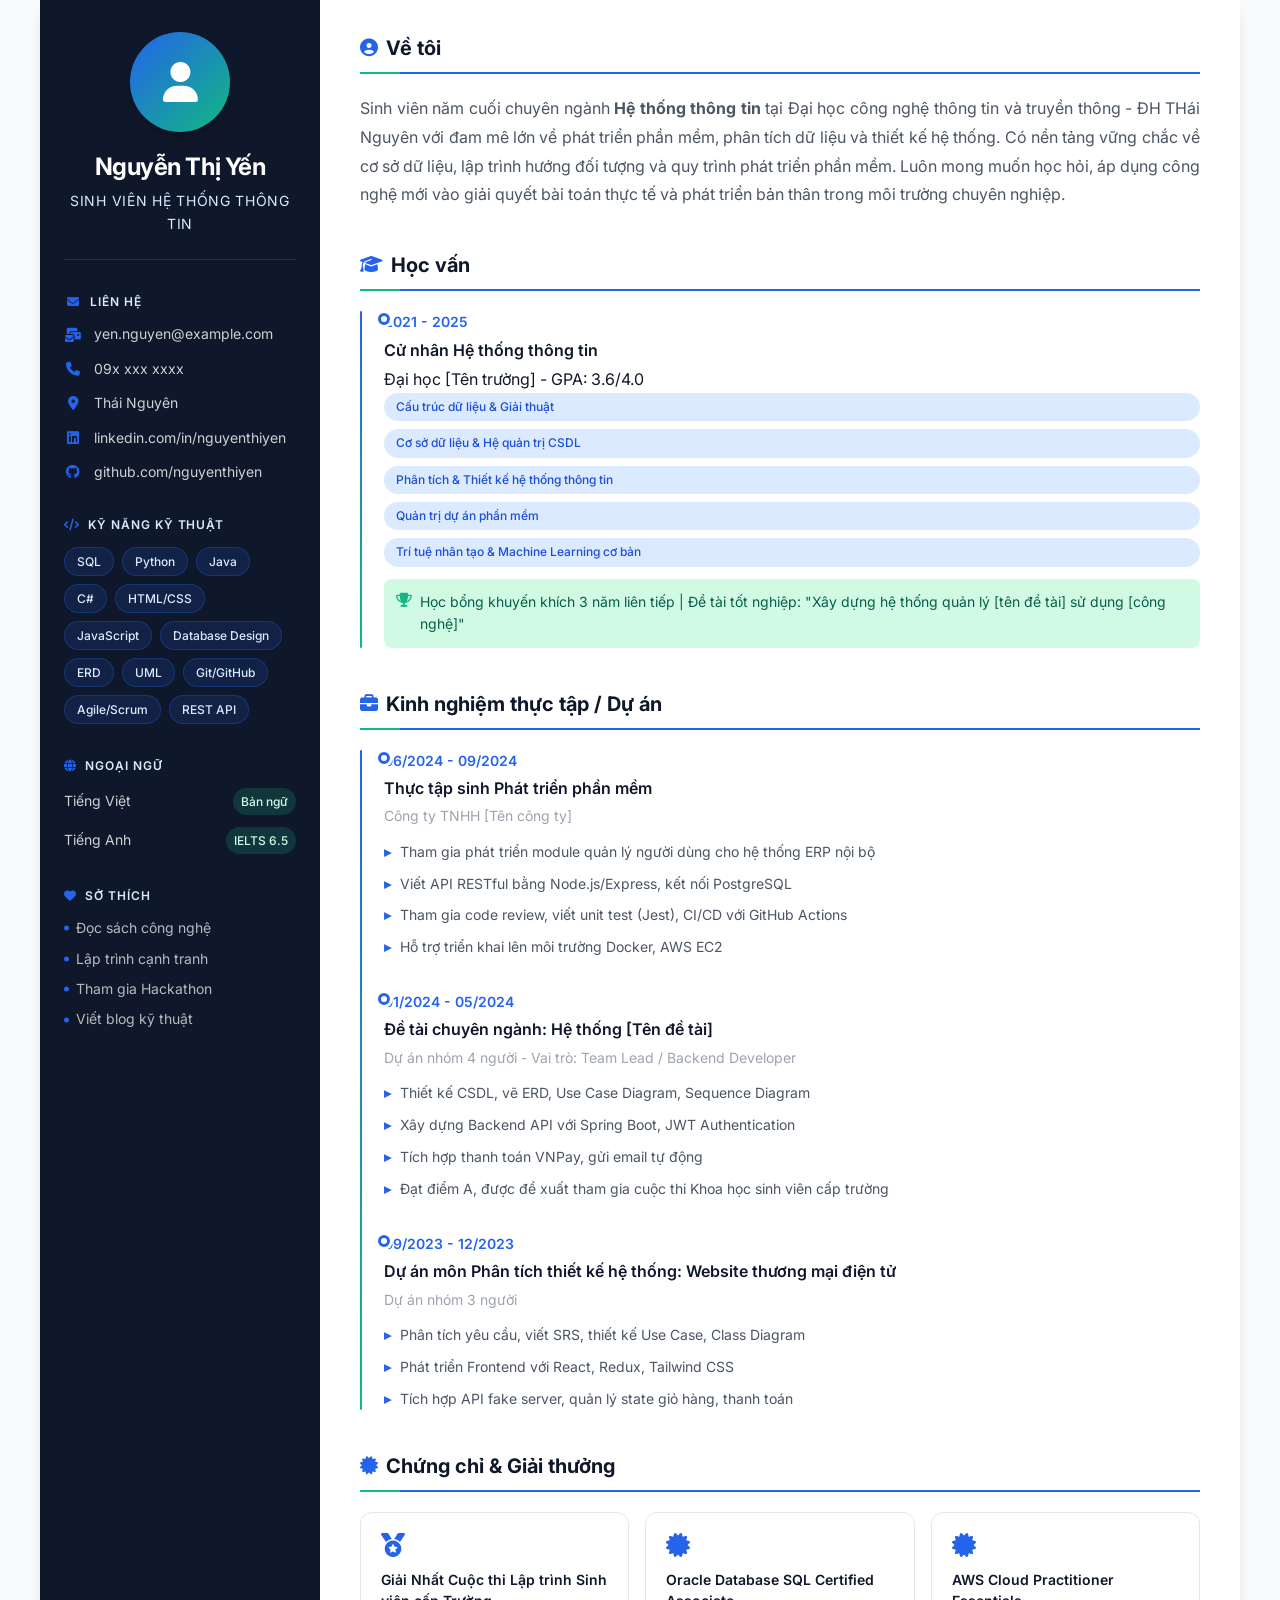
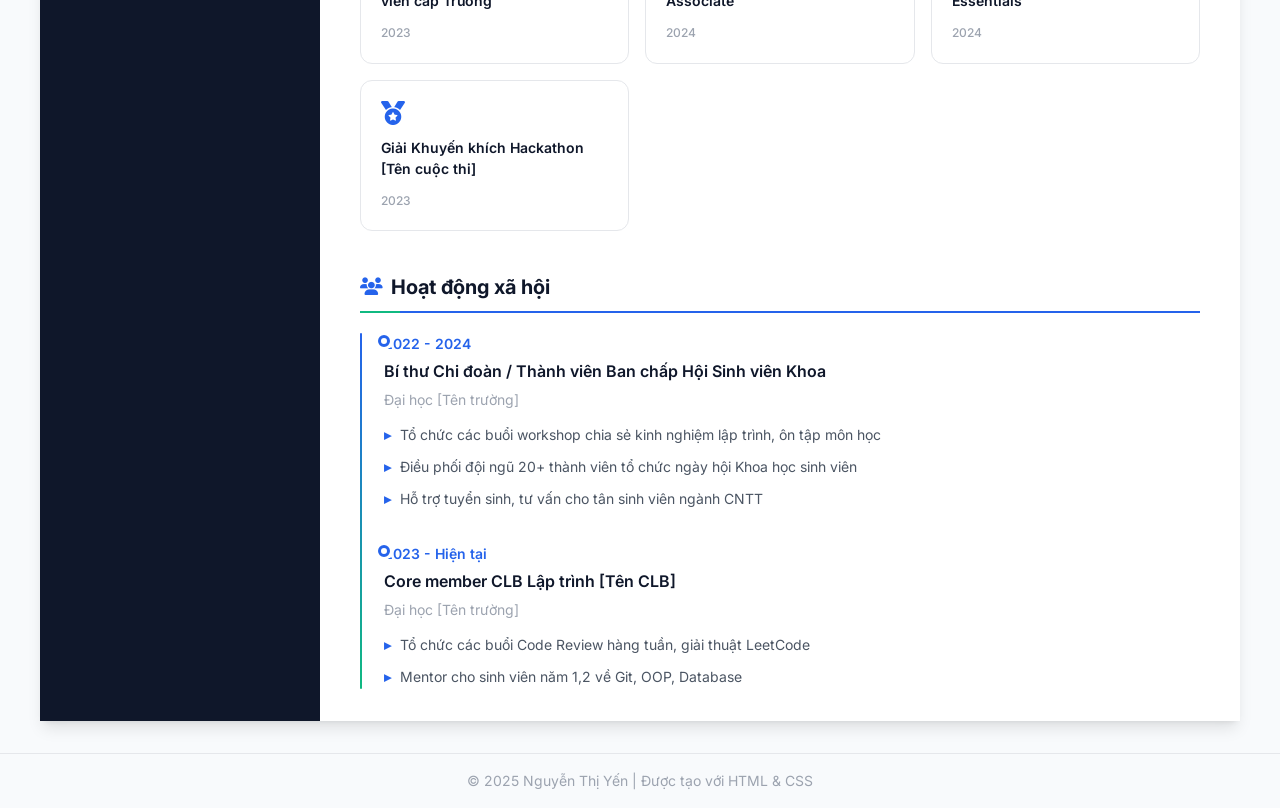
<file: index.html>
<!DOCTYPE html>
<html lang="vi">
<head>
    <meta charset="UTF-8">
    <meta name="viewport" content="width=device-width, initial-scale=1.0">
    <meta name="description" content="CV Nguyễn Thị Yến - Chuyên ngành Hệ thống thông tin">
    <title>CV - Nguyễn Thị Yến</title>
    <link rel="stylesheet" href="style.css">
    <link rel="preconnect" href="https://fonts.googleapis.com">
    <link rel="preconnect" href="https://fonts.gstatic.com" crossorigin>
    <link href="https://fonts.googleapis.com/css2?family=Inter:wght@300;400;500;600;700&display=swap" rel="stylesheet">
    <link rel="stylesheet" href="https://cdnjs.cloudflare.com/ajax/libs/font-awesome/6.4.0/css/all.min.css">
</head>
<body>
    <div class="cv-container">
        <!-- Sidebar -->
        <aside class="sidebar">
            <div class="profile-section">
                <div class="avatar-placeholder">
                    <i class="fas fa-user"></i>
                </div>
                <h1 class="name">Nguyễn Thị Yến</h1>
                <p class="title">Sinh viên Hệ thống thông tin</p>
            </div>

            <div class="contact-info">
                <h3><i class="fas fa-envelope"></i> Liên hệ</h3>
                <ul>
                    <li><i class="fas fa-mail-bulk"></i> yen.nguyen@example.com</li>
                    <li><i class="fas fa-phone"></i> 09x xxx xxxx</li>
                    <li><i class="fas fa-map-marker-alt"></i> Thái Nguyên</li>
                    <li><i class="fab fa-linkedin"></i> linkedin.com/in/nguyenthiyen</li>
                    <li><i class="fab fa-github"></i> github.com/nguyenthiyen</li>
                </ul>
            </div>

            <div class="skills-section">
                <h3><i class="fas fa-code"></i> Kỹ năng kỹ thuật</h3>
                <div class="skills-grid">
                    <span class="skill-tag">SQL</span>
                    <span class="skill-tag">Python</span>
                    <span class="skill-tag">Java</span>
                    <span class="skill-tag">C#</span>
                    <span class="skill-tag">HTML/CSS</span>
                    <span class="skill-tag">JavaScript</span>
                    <span class="skill-tag">Database Design</span>
                    <span class="skill-tag">ERD</span>
                    <span class="skill-tag">UML</span>
                    <span class="skill-tag">Git/GitHub</span>
                    <span class="skill-tag">Agile/Scrum</span>
                    <span class="skill-tag">REST API</span>
                </div>
            </div>

            <div class="languages-section">
                <h3><i class="fas fa-globe"></i> Ngoại ngữ</h3>
                <ul>
                    <li>Tiếng Việt <span class="proficiency">Bản ngữ</span></li>
                    <li>Tiếng Anh <span class="proficiency">IELTS 6.5</span></li>
                </ul>
            </div>

            <div class="interests-section">
                <h3><i class="fas fa-heart"></i> Sở thích</h3>
                <ul>
                    <li>Đọc sách công nghệ</li>
                    <li>Lập trình cạnh tranh</li>
                    <li>Tham gia Hackathon</li>
                    <li>Viết blog kỹ thuật</li>
                </ul>
            </div>
        </aside>

        <!-- Main Content -->
        <main class="main-content">
            <!-- About Section -->
            <section class="section">
                <h2><i class="fas fa-user-circle"></i> Về tôi</h2>
                <p class="about-text">
                    Sinh viên năm cuối chuyên ngành <strong>Hệ thống thông tin</strong> tại Đại học công nghệ thông tin và truyền thông - ĐH THái Nguyên với đam mê lớn về phát triển phần mềm, phân tích dữ liệu và thiết kế hệ thống.
                    Có nền tảng vững chắc về cơ sở dữ liệu, lập trình hướng đối tượng và quy trình phát triển phần mềm.
                    Luôn mong muốn học hỏi, áp dụng công nghệ mới vào giải quyết bài toán thực tế và phát triển bản thân trong môi trường chuyên nghiệp.
                </p>
            </section>

            <!-- Education Section -->
            <section class="section">
                <h2><i class="fas fa-graduation-cap"></i> Học vấn</h2>
                <div class="timeline">
                    <div class="timeline-item">
                        <div class="timeline-date">2021 - 2025</div>
                        <div class="timeline-content">
                            <h3>Cử nhân Hệ thống thông tin</h3>
                            <p class="institution">Đại học [Tên trường] - GPA: 3.6/4.0</p>
                            <ul class="coursework">
                                <li>Cấu trúc dữ liệu & Giải thuật</li>
                                <li>Cơ sở dữ liệu & Hệ quản trị CSDL</li>
                                <li>Phân tích & Thiết kế hệ thống thông tin</li>
                                <li>Quản trị dự án phần mềm</li>
                                <li>Trí tuệ nhân tạo & Machine Learning cơ bản</li>
                            </ul>
                            <p class="achievement"><i class="fas fa-trophy"></i> Học bổng khuyến khích 3 năm liên tiếp | Đề tài tốt nghiệp: "Xây dựng hệ thống quản lý [tên đề tài] sử dụng [công nghệ]"</p>
                        </div>
                    </div>
                </div>
            </section>

            <!-- Experience Section -->
            <section class="section">
                <h2><i class="fas fa-briefcase"></i> Kinh nghiệm thực tập / Dự án</h2>
                <div class="timeline">
                    <div class="timeline-item">
                        <div class="timeline-date">06/2024 - 09/2024</div>
                        <div class="timeline-content">
                            <h3>Thực tập sinh Phát triển phần mềm</h3>
                            <p class="company">Công ty TNHH [Tên công ty]</p>
                            <ul>
                                <li>Tham gia phát triển module quản lý người dùng cho hệ thống ERP nội bộ</li>
                                <li>Viết API RESTful bằng Node.js/Express, kết nối PostgreSQL</li>
                                <li>Tham gia code review, viết unit test (Jest), CI/CD với GitHub Actions</li>
                                <li>Hỗ trợ triển khai lên môi trường Docker, AWS EC2</li>
                            </ul>
                        </div>
                    </div>

                    <div class="timeline-item">
                        <div class="timeline-date">01/2024 - 05/2024</div>
                        <div class="timeline-content">
                            <h3>Đề tài chuyên ngành: Hệ thống [Tên đề tài]</h3>
                            <p class="company">Dự án nhóm 4 người - Vai trò: Team Lead / Backend Developer</p>
                            <ul>
                                <li>Thiết kế CSDL, vẽ ERD, Use Case Diagram, Sequence Diagram</li>
                                <li>Xây dựng Backend API với Spring Boot, JWT Authentication</li>
                                <li>Tích hợp thanh toán VNPay, gửi email tự động</li>
                                <li>Đạt điểm A, được đề xuất tham gia cuộc thi Khoa học sinh viên cấp trường</li>
                            </ul>
                        </div>
                    </div>

                    <div class="timeline-item">
                        <div class="timeline-date">09/2023 - 12/2023</div>
                        <div class="timeline-content">
                            <h3>Dự án môn Phân tích thiết kế hệ thống: Website thương mại điện tử</h3>
                            <p class="company">Dự án nhóm 3 người</p>
                            <ul>
                                <li>Phân tích yêu cầu, viết SRS, thiết kế Use Case, Class Diagram</li>
                                <li>Phát triển Frontend với React, Redux, Tailwind CSS</li>
                                <li>Tích hợp API fake server, quản lý state giỏ hàng, thanh toán</li>
                            </ul>
                        </div>
                    </div>
                </div>
            </section>

            <!-- Certificates Section -->
            <section class="section">
                <h2><i class="fas fa-certificate"></i> Chứng chỉ & Giải thưởng</h2>
                <div class="certificates-grid">
                    <div class="cert-card">
                        <i class="fas fa-medal"></i>
                        <h4>Giải Nhất Cuộc thi Lập trình Sinh viên cấp Trường</h4>
                        <span class="cert-date">2023</span>
                    </div>
                    <div class="cert-card">
                        <i class="fas fa-certificate"></i>
                        <h4>Oracle Database SQL Certified Associate</h4>
                        <span class="cert-date">2024</span>
                    </div>
                    <div class="cert-card">
                        <i class="fas fa-certificate"></i>
                        <h4>AWS Cloud Practitioner Essentials</h4>
                        <span class="cert-date">2024</span>
                    </div>
                    <div class="cert-card">
                        <i class="fas fa-medal"></i>
                        <h4>Giải Khuyến khích Hackathon [Tên cuộc thi]</h4>
                        <span class="cert-date">2023</span>
                    </div>
                </div>
            </section>

            <!-- Activities Section -->
            <section class="section">
                <h2><i class="fas fa-users"></i> Hoạt động xã hội</h2>
                <div class="timeline">
                    <div class="timeline-item">
                        <div class="timeline-date">2022 - 2024</div>
                        <div class="timeline-content">
                            <h3>Bí thư Chi đoàn / Thành viên Ban chấp Hội Sinh viên Khoa</h3>
                            <p class="company">Đại học [Tên trường]</p>
                            <ul>
                                <li>Tổ chức các buổi workshop chia sẻ kinh nghiệm lập trình, ôn tập môn học</li>
                                <li>Điều phối đội ngũ 20+ thành viên tổ chức ngày hội Khoa học sinh viên</li>
                                <li>Hỗ trợ tuyển sinh, tư vấn cho tân sinh viên ngành CNTT</li>
                            </ul>
                        </div>
                    </div>
                    <div class="timeline-item">
                        <div class="timeline-date">2023 - Hiện tại</div>
                        <div class="timeline-content">
                            <h3>Core member CLB Lập trình [Tên CLB]</h3>
                            <p class="company">Đại học [Tên trường]</p>
                            <ul>
                                <li>Tổ chức các buổi Code Review hàng tuần, giải thuật LeetCode</li>
                                <li>Mentor cho sinh viên năm 1,2 về Git, OOP, Database</li>
                            </ul>
                        </div>
                    </div>
                </div>
            </section>
        </main>
    </div>

    <footer class="footer">
        <p>© 2025 Nguyễn Thị Yến | Được tạo với HTML & CSS</p>
    </footer>
</body>
</html>
</file>
<file: style.css>
/* ===================================
   CSS Variables & Reset
   =================================== */
:root {
    /* Colors */
    --primary: #2563eb;
    --primary-dark: #1d4ed8;
    --primary-light: #dbeafe;
    --secondary: #0f172a;
    --secondary-light: #1e293b;
    --accent: #10b981;
    --accent-light: #d1fae5;
    --text-primary: #111827;
    --text-secondary: #4b5563;
    --text-muted: #9ca3af;
    --bg-white: #ffffff;
    --bg-light: #f8fafc;
    --bg-sidebar: #0f172a;
    --border-color: #e5e7eb;
    --shadow-sm: 0 1px 2px 0 rgb(0 0 0 / 0.05);
    --shadow-md: 0 4px 6px -1px rgb(0 0 0 / 0.1), 0 2px 4px -2px rgb(0 0 0 / 0.1);
    --shadow-lg: 0 10px 15px -3px rgb(0 0 0 / 0.1), 0 4px 6px -4px rgb(0 0 0 / 0.1);

    /* Typography */
    --font-family: 'Inter', -apple-system, BlinkMacSystemFont, 'Segoe UI', Roboto, sans-serif;
    --font-size-xs: 0.75rem;
    --font-size-sm: 0.875rem;
    --font-size-base: 1rem;
    --font-size-lg: 1.125rem;
    --font-size-xl: 1.25rem;
    --font-size-2xl: 1.5rem;
    --font-size-3xl: 1.875rem;

    /* Spacing */
    --space-1: 0.25rem;
    --space-2: 0.5rem;
    --space-3: 0.75rem;
    --space-4: 1rem;
    --space-5: 1.25rem;
    --space-6: 1.5rem;
    --space-8: 2rem;
    --space-10: 2.5rem;
    --space-12: 3rem;

    /* Border Radius */
    --radius-sm: 0.375rem;
    --radius-md: 0.5rem;
    --radius-lg: 0.75rem;
    --radius-xl: 1rem;

    /* Transitions */
    --transition-fast: 150ms ease;
    --transition-base: 250ms ease;
}

*, *::before, *::after {
    box-sizing: border-box;
    margin: 0;
    padding: 0;
}

html {
    font-size: 16px;
    scroll-behavior: smooth;
}

body {
    font-family: var(--font-family);
    font-size: var(--font-size-base);
    line-height: 1.6;
    color: var(--text-primary);
    background-color: var(--bg-light);
    -webkit-font-smoothing: antialiased;
    -moz-osx-font-smoothing: grayscale;
}

/* ===================================
   Layout
   =================================== */
.cv-container {
    display: grid;
    grid-template-columns: 280px 1fr;
    min-height: 100vh;
    max-width: 1200px;
    margin: 0 auto;
    box-shadow: var(--shadow-lg);
    background: var(--bg-white);
}

/* ===================================
   Sidebar
   =================================== */
.sidebar {
    background: var(--bg-sidebar);
    color: var(--bg-white);
    padding: var(--space-8) var(--space-6);
    display: flex;
    flex-direction: column;
    gap: var(--space-8);
}

.profile-section {
    text-align: center;
    padding-bottom: var(--space-6);
    border-bottom: 1px solid rgba(255, 255, 255, 0.1);
}

.avatar-placeholder {
    width: 100px;
    height: 100px;
    border-radius: 50%;
    background: linear-gradient(135deg, var(--primary), var(--accent));
    display: flex;
    align-items: center;
    justify-content: center;
    margin: 0 auto var(--space-4);
    font-size: 2.5rem;
    color: white;
    box-shadow: var(--shadow-lg);
}

.name {
    font-size: var(--font-size-2xl);
    font-weight: 700;
    letter-spacing: -0.02em;
    margin-bottom: var(--space-1);
}

.title {
    font-size: var(--font-size-sm);
    color: var(--primary-light);
    font-weight: 400;
    text-transform: uppercase;
    letter-spacing: 0.05em;
}

.sidebar h3 {
    font-size: var(--font-size-xs);
    font-weight: 600;
    text-transform: uppercase;
    letter-spacing: 0.08em;
    color: var(--primary-light);
    margin-bottom: var(--space-3);
    display: flex;
    align-items: center;
    gap: var(--space-2);
}

.sidebar h3 i {
    color: var(--primary);
}

/* Contact Info */
.contact-info ul {
    list-style: none;
    display: flex;
    flex-direction: column;
    gap: var(--space-3);
}

.contact-info li {
    font-size: var(--font-size-sm);
    display: flex;
    align-items: center;
    gap: var(--space-3);
    color: rgba(255, 255, 255, 0.8);
    transition: color var(--transition-fast);
}

.contact-info li:hover {
    color: var(--primary-light);
}

.contact-info i {
    width: 18px;
    color: var(--primary);
    text-align: center;
}

/* Skills */
.skills-grid {
    display: flex;
    flex-wrap: wrap;
    gap: var(--space-2);
}

.skill-tag {
    background: rgba(37, 99, 235, 0.15);
    color: var(--primary-light);
    padding: var(--space-1) var(--space-3);
    border-radius: var(--radius-xl);
    font-size: var(--font-size-xs);
    font-weight: 500;
    border: 1px solid rgba(37, 99, 235, 0.3);
    transition: all var(--transition-fast);
}

.skill-tag:hover {
    background: var(--primary);
    color: white;
    border-color: var(--primary);
    transform: translateY(-1px);
}

/* Languages */
.languages-section ul {
    list-style: none;
    display: flex;
    flex-direction: column;
    gap: var(--space-3);
}

.languages-section li {
    display: flex;
    justify-content: space-between;
    align-items: center;
    font-size: var(--font-size-sm);
    color: rgba(255, 255, 255, 0.8);
}

.proficiency {
    font-size: var(--font-size-xs);
    background: rgba(16, 185, 129, 0.2);
    color: var(--accent-light);
    padding: var(--space-1) var(--space-2);
    border-radius: var(--radius-xl);
    font-weight: 500;
}

/* Interests */
.interests-section ul {
    list-style: none;
    display: flex;
    flex-direction: column;
    gap: var(--space-2);
}

.interests-section li {
    font-size: var(--font-size-sm);
    color: rgba(255, 255, 255, 0.7);
    display: flex;
    align-items: center;
    gap: var(--space-2);
    position: relative;
    padding-left: var(--space-3);
}

.interests-section li::before {
    content: '';
    position: absolute;
    left: 0;
    top: 50%;
    transform: translateY(-50%);
    width: 5px;
    height: 5px;
    border-radius: 50%;
    background: var(--primary);
}

/* ===================================
   Main Content
   =================================== */
.main-content {
    padding: var(--space-8) var(--space-10);
}

.section {
    margin-bottom: var(--space-10);
}

.section:last-child {
    margin-bottom: 0;
}

.section h2 {
    font-size: var(--font-size-xl);
    font-weight: 700;
    color: var(--secondary);
    margin-bottom: var(--space-5);
    padding-bottom: var(--space-2);
    border-bottom: 2px solid var(--primary);
    display: flex;
    align-items: center;
    gap: var(--space-2);
    position: relative;
}

.section h2::after {
    content: '';
    position: absolute;
    bottom: -2px;
    left: 0;
    width: 40px;
    height: 2px;
    background: var(--accent);
}

.section h2 i {
    color: var(--primary);
    font-size: var(--font-size-lg);
}

/* About */
.about-text {
    font-size: var(--font-size-base);
    color: var(--text-secondary);
    line-height: 1.8;
    text-align: justify;
}

/* Timeline */
.timeline {
    position: relative;
    padding-left: var(--space-6);
}

.timeline::before {
    content: '';
    position: absolute;
    left: 0;
    top: 0;
    bottom: 0;
    width: 2px;
    background: linear-gradient(to bottom, var(--primary), var(--accent));
    border-radius: 1px;
}

.timeline-item {
    position: relative;
    padding-bottom: var(--space-8);
}

.timeline-item:last-child {
    padding-bottom: 0;
}

.timeline-item::before {
    content: '';
    position: absolute;
    left: -6px;
    top: 2px;
    width: 12px;
    height: 12px;
    border-radius: 50%;
    background: var(--bg-white);
    border: 3px solid var(--primary);
    box-shadow: 0 0 0 3px var(--bg-white);
    z-index: 1;
}

.timeline-date {
    font-size: var(--font-size-sm);
    font-weight: 600;
    color: var(--primary);
    margin-bottom: var(--space-1);
    white-space: nowrap;
}

.timeline-content h3 {
    font-size: var(--font-size-base);
    font-weight: 600;
    color: var(--secondary);
    margin-bottom: var(--space-1);
}

.company {
    font-size: var(--font-size-sm);
    color: var(--text-muted);
    font-weight: 400;
    margin-bottom: var(--space-3);
}

.timeline-content ul {
    list-style: none;
    display: flex;
    flex-direction: column;
    gap: var(--space-2);
}

.timeline-content li {
    font-size: var(--font-size-sm);
    color: var(--text-secondary);
    position: relative;
    padding-left: var(--space-4);
    line-height: 1.7;
}

.timeline-content li::before {
    content: '▸';
    position: absolute;
    left: 0;
    color: var(--primary);
    font-weight: bold;
}

.coursework {
    display: flex;
    flex-wrap: wrap;
    gap: var(--space-2) !important;
}

.coursework li {
    background: var(--primary-light);
    color: var(--primary-dark);
    padding: var(--space-1) var(--space-3);
    border-radius: var(--radius-xl);
    font-size: var(--font-size-xs);
    font-weight: 500;
    padding-left: var(--space-3) !important;
}

.coursework li::before {
    display: none;
}

.achievement {
    margin-top: var(--space-3);
    padding: var(--space-3);
    background: var(--accent-light);
    border-radius: var(--radius-md);
    font-size: var(--font-size-sm);
    color: #065f46;
    display: flex;
    align-items: flex-start;
    gap: var(--space-2);
    line-height: 1.6;
}

.achievement i {
    color: var(--accent);
    margin-top: 2px;
}

/* Certificates */
.certificates-grid {
    display: grid;
    grid-template-columns: repeat(auto-fit, minmax(250px, 1fr));
    gap: var(--space-4);
}

.cert-card {
    background: var(--bg-white);
    border: 1px solid var(--border-color);
    border-radius: var(--radius-lg);
    padding: var(--space-5);
    display: flex;
    flex-direction: column;
    gap: var(--space-3);
    transition: all var(--transition-base);
    position: relative;
    overflow: hidden;
}

.cert-card::before {
    content: '';
    position: absolute;
    top: 0;
    left: 0;
    right: 0;
    height: 3px;
    background: linear-gradient(90deg, var(--primary), var(--accent));
    transform: scaleX(0);
    transform-origin: left;
    transition: transform var(--transition-base);
}

.cert-card:hover {
    transform: translateY(-4px);
    box-shadow: var(--shadow-lg);
    border-color: var(--primary-light);
}

.cert-card:hover::before {
    transform: scaleX(1);
}

.cert-card i {
    font-size: 1.5rem;
    color: var(--primary);
}

.cert-card h4 {
    font-size: var(--font-size-sm);
    font-weight: 600;
    color: var(--secondary);
    line-height: 1.5;
}

.cert-date {
    font-size: var(--font-size-xs);
    color: var(--text-muted);
    font-weight: 500;
    margin-top: auto;
}

/* Footer */
.footer {
    text-align: center;
    padding: var(--space-4);
    color: var(--text-muted);
    font-size: var(--font-size-sm);
    border-top: 1px solid var(--border-color);
    margin-top: var(--space-8);
}

/* ===================================
   Print Styles
   =================================== */
@media print {
    .cv-container {
        box-shadow: none;
        max-width: none;
        grid-template-columns: 250px 1fr;
    }

    .sidebar {
        -webkit-print-color-adjust: exact;
        print-color-adjust: exact;
    }

    .main-content {
        padding: var(--space-6) var(--space-8);
    }

    .section {
        break-inside: avoid;
        margin-bottom: var(--space-6);
    }

    .timeline-item {
        break-inside: avoid;
    }

    .cert-card {
        break-inside: avoid;
    }

    .footer {
        display: none;
    }

    @page {
        margin: 1cm;
        size: A4;
    }
}

/* ===================================
   Responsive
   =================================== */
@media (max-width: 900px) {
    .cv-container {
        grid-template-columns: 1fr;
        max-width: 100%;
    }

    .sidebar {
        flex-direction: row;
        flex-wrap: wrap;
        padding: var(--space-6);
        gap: var(--space-6);
    }

    .profile-section {
        flex: 1;
        min-width: 200px;
        border-bottom: none;
        border-right: 1px solid rgba(255, 255, 255, 0.1);
        padding-bottom: 0;
        padding-right: var(--space-6);
        text-align: left;
    }

    .avatar-placeholder {
        margin: 0 0 var(--space-3);
        width: 80px;
        height: 80px;
        font-size: 2rem;
    }

    .sidebar > div {
        flex: 1;
        min-width: 200px;
    }

    .main-content {
        padding: var(--space-6);
    }
}

@media (max-width: 600px) {
    :root {
        --font-size-base: 0.9375rem;
    }

    .sidebar {
        flex-direction: column;
    }

    .profile-section {
        border-right: none;
        border-bottom: 1px solid rgba(255, 255, 255, 0.1);
        padding-right: 0;
        padding-bottom: var(--space-4);
        text-align: center;
    }

    .avatar-placeholder {
        margin: 0 auto var(--space-3);
    }

    .certificates-grid {
        grid-template-columns: 1fr;
    }

    .timeline {
        padding-left: var(--space-4);
    }
}

/* ===================================
   Accessibility
   =================================== */
@media (prefers-reduced-motion: reduce) {
    *, *::before, *::after {
        animation-duration: 0.01ms !important;
        animation-iteration-count: 1 !important;
        transition-duration: 0.01ms !important;
        scroll-behavior: auto !important;
    }
}

:focus-visible {
    outline: 2px solid var(--primary);
    outline-offset: 2px;
}

/* High contrast mode */
@media (prefers-contrast: high) {
    :root {
        --primary: #1d4ed8;
        --border-color: #000;
        --text-secondary: #000;
    }
}
</file>
